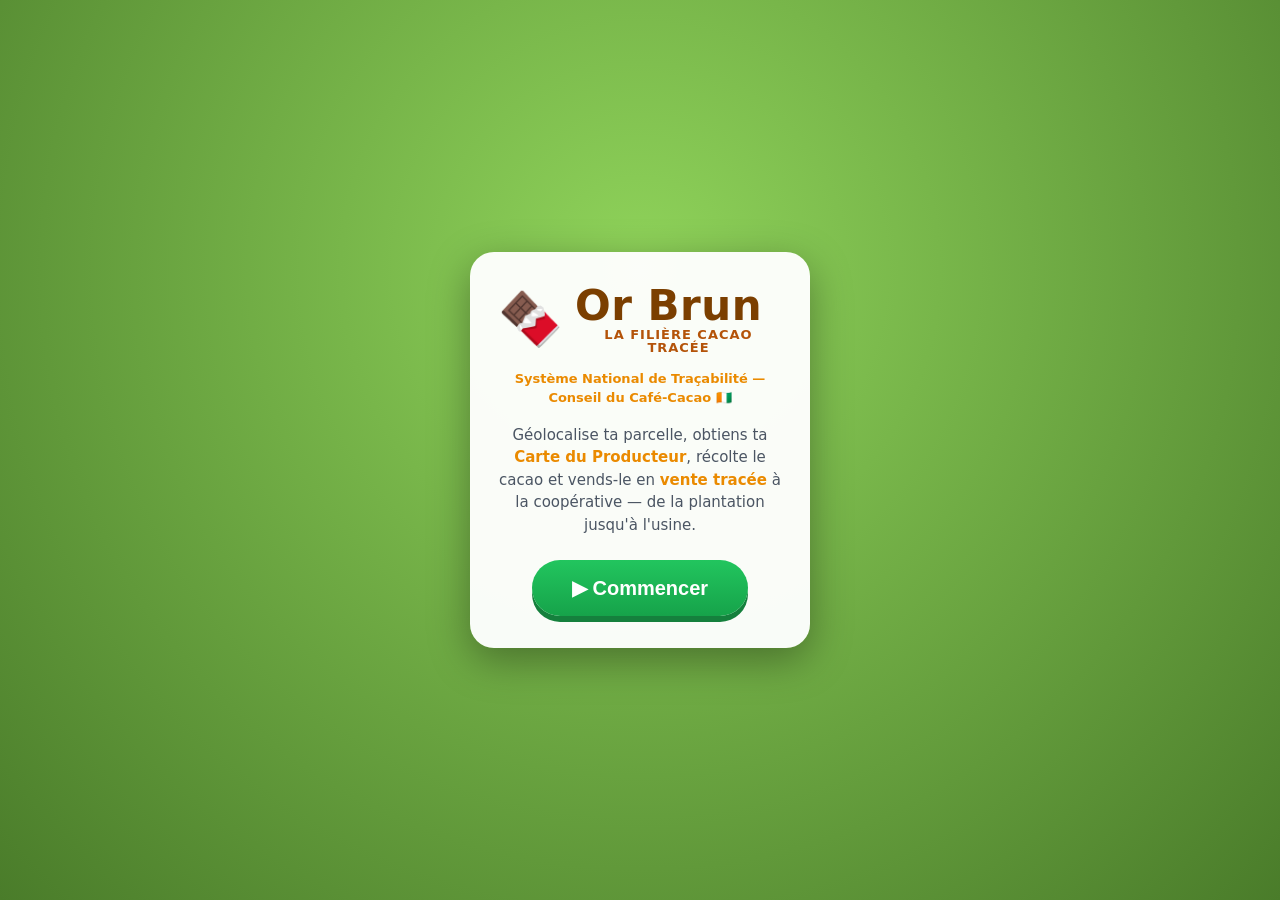
<file: index.html>
<!DOCTYPE html>
<html lang="fr">
<head>
    <meta charset="UTF-8">
    <meta name="viewport" content="width=device-width, initial-scale=1.0, maximum-scale=1.0, user-scalable=no">
    <title>Cacao Traçabilité — SNT Côte d'Ivoire</title>
    <link rel="stylesheet" href="game.css">
    <script type="importmap">
    {
        "imports": {
            "three": "./three.module.js"
        }
    }
    </script>
</head>
<body>
    <div id="game-root"></div>

    <!-- INTERFACE (HUD) -->
    <div id="hud">
        <!-- Logo / identité -->
        <div id="logo" class="logo">
            <span class="logo-emoji">🍫</span>
            <div class="logo-txt">
                <span class="logo-name">Or Brun</span>
                <span class="logo-tag">La filière tracée</span>
            </div>
        </div>

        <!-- Niveau du producteur (progression) -->
        <div id="levelBadge" class="level-badge hidden">
            <span id="levelText">Niveau 1</span>
            <span class="xp-bar"><span id="xpFill"></span></span>
        </div>

        <!-- Bouton son / musique -->
        <button id="soundBtn" class="sound-btn" aria-label="Son">🔊</button>

        <!-- Bulle de commande exportateur -->
        <div id="orderBubble" class="order-bubble hidden">
            <div class="ob-title">🚛 Exportateur</div>
            <div class="ob-body" id="obBody">Cacao tracé : 0 / 0 kg</div>
        </div>

        <!-- Barre du haut : ressources -->
        <div class="top-bar">
            <div class="resource"><span class="res-icon">🍫</span><span class="res-value" id="cacaoValue">0</span><span class="res-label">kg cacao</span></div>
            <div class="resource"><span class="res-icon">💳</span><span class="res-value" id="cardValue">0</span><span class="res-label">Carte</span></div>
            <div class="resource"><span class="res-icon">📱</span><span class="res-value" id="moneyValue">0</span><span class="res-label">Mobile Money</span></div>
            <div class="resource"><span class="res-icon">🛡️</span><span class="res-value" id="scoreValue">0</span><span class="res-label">Traçabilité</span></div>
        </div>

        <!-- Bannière d'objectif guidé -->
        <div class="objective" id="objective">
            <div class="objective-step" id="objectiveStep">Étape 1 / 4</div>
            <div class="objective-text" id="objectiveText">Géolocalise ta parcelle</div>
            <div class="objective-progress" id="objectiveProgress"></div>
        </div>

        <!-- Bouton d'action contextuel -->
        <button id="actionBtn" class="action-btn hidden">
            <span id="actionLabel">Action</span>
        </button>

        <!-- Joystick virtuel -->
        <div id="joystick" class="joystick">
            <div id="joystickKnob" class="joystick-knob"></div>
        </div>

        <!-- Carte du Producteur (apparaît après enregistrement) -->
        <div id="producerCard" class="producer-card hidden">
            <div class="pc-top">
                <span class="pc-flag">🇨🇮</span>
                <span class="pc-title">CARTE DU PRODUCTEUR</span>
            </div>
            <div class="pc-body">
                <div class="pc-info">
                    <div class="pc-name" id="pcName">—</div>
                    <div class="pc-line" id="pcZone">—</div>
                    <div class="pc-line pc-mat" id="pcMat">—</div>
                </div>
                <canvas id="pcQR" width="64" height="64"></canvas>
            </div>
            <div class="pc-foot">Conseil du Café-Cacao · SNT</div>
        </div>

        <div class="hint">Déplace-toi : joystick ou WASD / flèches • Action : bouton ou Espace</div>
    </div>

    <!-- Panneau de vente tracée -->
    <div id="salePanel" class="sale-panel hidden">
        <h3>🤝 Vente tracée — Coopérative</h3>
        <ul id="saleSteps">
            <li data-k="scan">Scan de la Carte du Producteur (TPE)</li>
            <li data-k="weigh">Pesée des sacs de jute</li>
            <li data-k="seal">Pose des scellés numérotés</li>
            <li data-k="price">Calcul au prix bord-champ officiel</li>
            <li data-k="pay">Paiement sécurisé sur la Carte</li>
            <li data-k="sms">Reçu SMS + connaissement généré</li>
        </ul>
        <div id="saleResult" class="sale-result"></div>
    </div>

    <!-- Fiche d'information pédagogique -->
    <div id="infoModal" class="modal hidden">
        <div class="modal-card">
            <div class="modal-emoji" id="modalEmoji">📍</div>
            <h2 id="modalTitle">Titre</h2>
            <p id="modalText">Texte</p>
            <button id="modalBtn">Compris ✓</button>
        </div>
    </div>

    <!-- Écran de démarrage -->
    <div id="startScreen">
        <div class="start-card">
            <div class="start-logo">
                <span class="start-emoji">🍫</span>
                <div class="start-logo-txt">
                    <span class="start-name">Or Brun</span>
                    <span class="start-tag">La filière cacao tracée</span>
                </div>
            </div>
            <p class="subtitle">Système National de Traçabilité — Conseil du Café-Cacao 🇨🇮</p>
            <p>Géolocalise ta parcelle, obtiens ta <strong>Carte du Producteur</strong>, récolte le cacao et vends-le en <strong>vente tracée</strong> à la coopérative — de la plantation jusqu'à l'usine.</p>
            <button id="startBtn">▶ Commencer</button>
        </div>
    </div>

    <script type="module" src="game.js"></script>
</body>
</html>
</file>
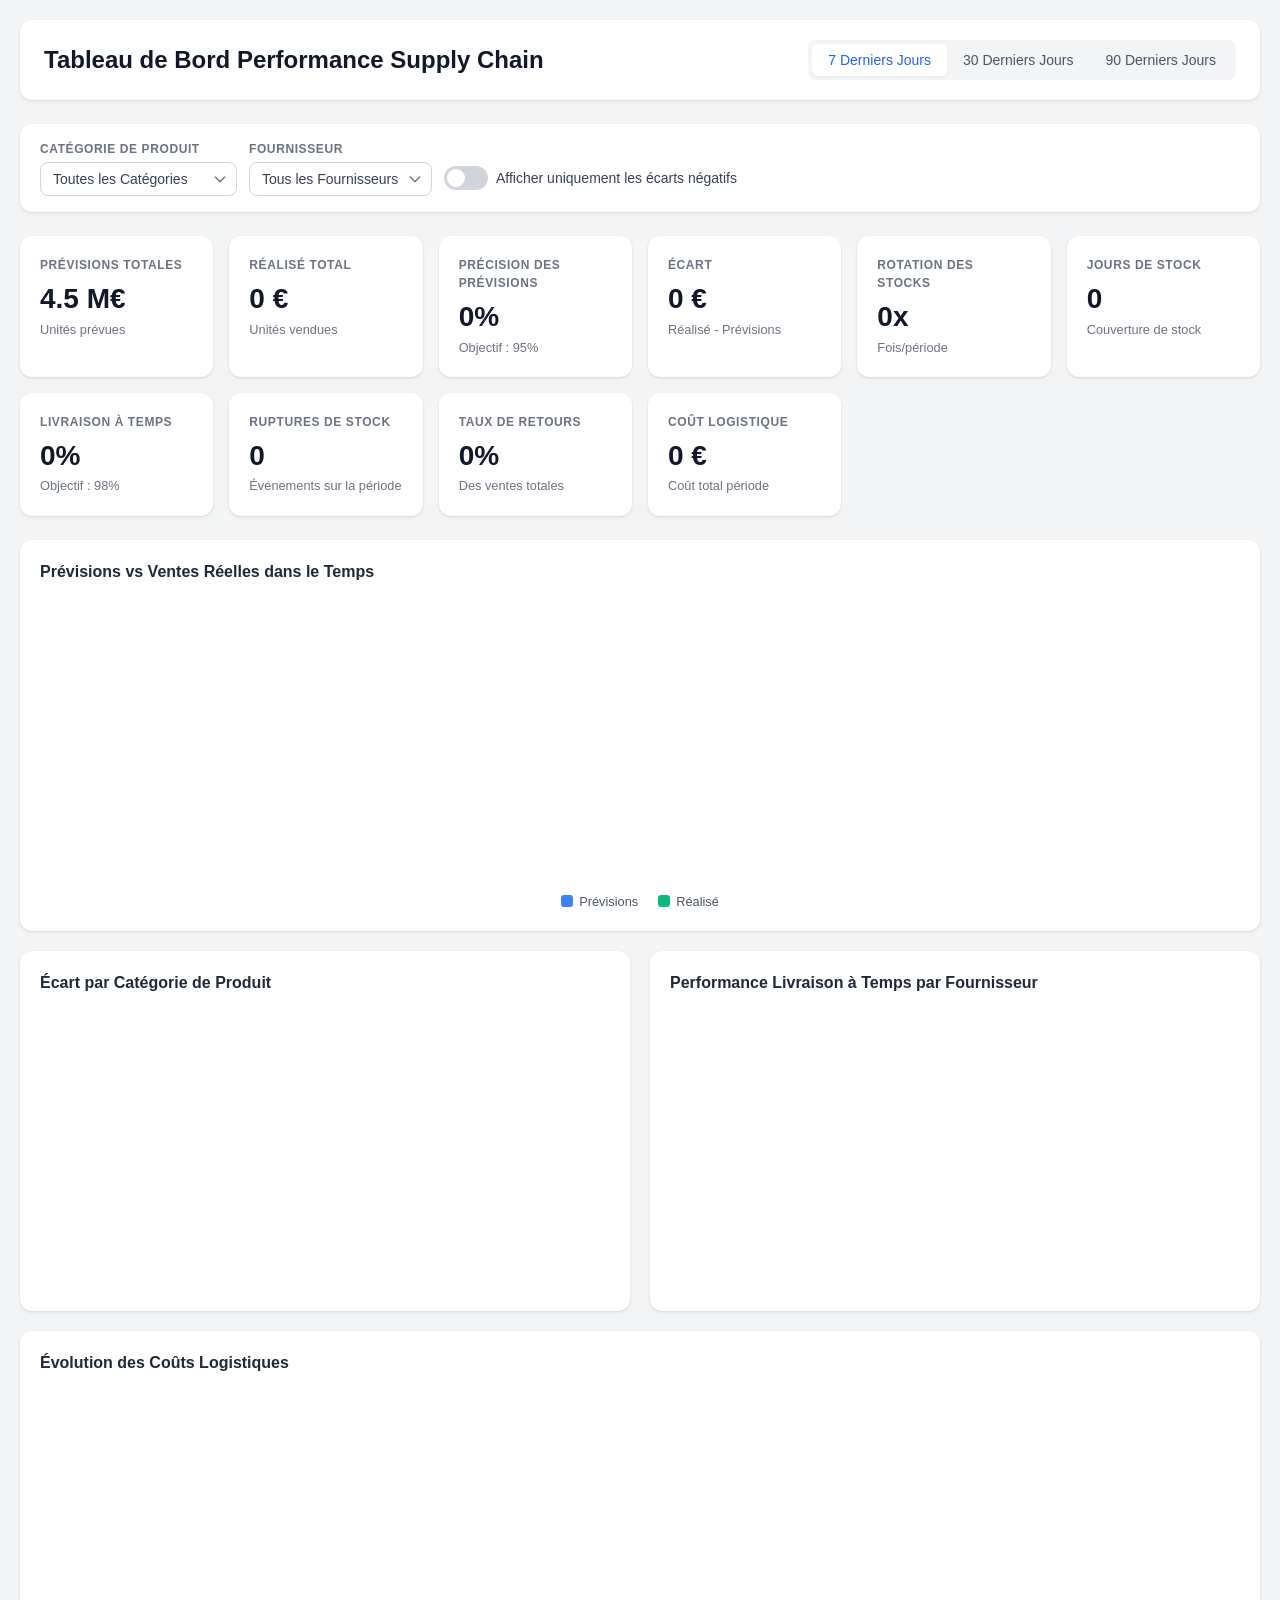
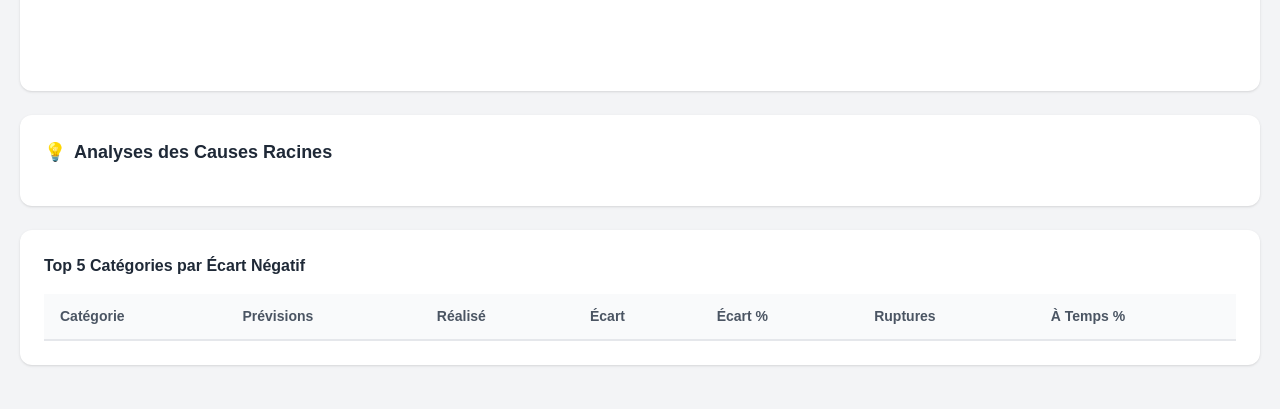
<file: dashboard.html>
<!DOCTYPE html>
<html lang="fr">
<head>
    <meta charset="UTF-8">
    <meta name="viewport" content="width=device-width, initial-scale=1.0">
    <title>Tableau de Bord Performance Supply Chain</title>
    <link rel="stylesheet" href="styles.css">
</head>
<body>
    <main class="dashboard">
        <!-- EN-TÊTE -->
        <header class="header">
            <h1>Tableau de Bord Performance Supply Chain</h1>
            <div class="header-controls">
                <div class="date-range-selector" role="group" aria-label="Sélection de la période">
                    <button data-days="7" class="active">7 Derniers Jours</button>
                    <button data-days="30">30 Derniers Jours</button>
                    <button data-days="90">90 Derniers Jours</button>
                </div>
            </div>
        </header>

        <!-- FILTRES -->
        <section class="filters" aria-label="Filtres de données">
            <div class="filter-group">
                <label for="categoryFilter">Catégorie de Produit</label>
                <select id="categoryFilter">
                    <option value="all">Toutes les Catégories</option>
                </select>
            </div>
            <div class="filter-group">
                <label for="supplierFilter">Fournisseur</label>
                <select id="supplierFilter">
                    <option value="all">Tous les Fournisseurs</option>
                </select>
            </div>
            <div class="toggle-group">
                <label class="toggle">
                    <input type="checkbox" id="negativeVarianceToggle">
                    <span class="toggle-slider"></span>
                </label>
                <span class="toggle-label">Afficher uniquement les écarts négatifs</span>
            </div>
        </section>

        <!-- CARTES KPI -->
        <section class="kpi-grid" aria-label="Indicateurs clés de performance">
            <div class="kpi-card" id="kpi-forecast">
                <div class="kpi-label">Prévisions Totales</div>
                <div class="kpi-value">0 €</div>
                <div class="kpi-subtext">Unités prévues</div>
            </div>
            <div class="kpi-card" id="kpi-actual">
                <div class="kpi-label">Réalisé Total</div>
                <div class="kpi-value">0 €</div>
                <div class="kpi-subtext">Unités vendues</div>
            </div>
            <div class="kpi-card" id="kpi-accuracy">
                <div class="kpi-label">Précision des Prévisions</div>
                <div class="kpi-value">0%</div>
                <div class="kpi-subtext">Objectif : 95%</div>
            </div>
            <div class="kpi-card" id="kpi-variance">
                <div class="kpi-label">Écart</div>
                <div class="kpi-value">0 €</div>
                <div class="kpi-subtext">Réalisé - Prévisions</div>
            </div>
            <div class="kpi-card" id="kpi-turnover">
                <div class="kpi-label">Rotation des Stocks</div>
                <div class="kpi-value">0x</div>
                <div class="kpi-subtext">Fois/période</div>
            </div>
            <div class="kpi-card" id="kpi-coverage">
                <div class="kpi-label">Jours de Stock</div>
                <div class="kpi-value">0</div>
                <div class="kpi-subtext">Couverture de stock</div>
            </div>
            <div class="kpi-card" id="kpi-otd">
                <div class="kpi-label">Livraison à Temps</div>
                <div class="kpi-value">0%</div>
                <div class="kpi-subtext">Objectif : 98%</div>
            </div>
            <div class="kpi-card" id="kpi-stockouts">
                <div class="kpi-label">Ruptures de Stock</div>
                <div class="kpi-value">0</div>
                <div class="kpi-subtext">Événements sur la période</div>
            </div>
            <div class="kpi-card" id="kpi-returns">
                <div class="kpi-label">Taux de Retours</div>
                <div class="kpi-value">0%</div>
                <div class="kpi-subtext">Des ventes totales</div>
            </div>
            <div class="kpi-card" id="kpi-logistics">
                <div class="kpi-label">Coût Logistique</div>
                <div class="kpi-value">0 €</div>
                <div class="kpi-subtext">Coût total période</div>
            </div>
        </section>

        <!-- GRAPHIQUES -->
        <section class="charts-grid" aria-label="Graphiques de performance">
            <div class="chart-card full-width">
                <h3 class="chart-title">Prévisions vs Ventes Réelles dans le Temps</h3>
                <div class="chart-container">
                    <canvas id="salesChart"></canvas>
                </div>
                <div class="chart-legend">
                    <div class="legend-item">
                        <span class="legend-color" style="background: #3b82f6;"></span>
                        Prévisions
                    </div>
                    <div class="legend-item">
                        <span class="legend-color" style="background: #10b981;"></span>
                        Réalisé
                    </div>
                </div>
            </div>
            <div class="chart-card">
                <h3 class="chart-title">Écart par Catégorie de Produit</h3>
                <div class="chart-container">
                    <canvas id="varianceChart"></canvas>
                </div>
            </div>
            <div class="chart-card">
                <h3 class="chart-title">Performance Livraison à Temps par Fournisseur</h3>
                <div class="chart-container">
                    <canvas id="supplierChart"></canvas>
                </div>
            </div>
            <div class="chart-card full-width">
                <h3 class="chart-title">Évolution des Coûts Logistiques</h3>
                <div class="chart-container">
                    <canvas id="logisticsChart"></canvas>
                </div>
            </div>
        </section>

        <!-- PANNEAU D'ANALYSES -->
        <section class="insights-panel" aria-label="Analyses des causes">
            <h2 class="insights-title">Analyses des Causes Racines</h2>
            <div class="insights-grid" id="insightsContainer">
                <!-- Les analyses seront insérées dynamiquement -->
            </div>
        </section>

        <!-- TABLEAU DE DONNÉES -->
        <section class="table-section">
            <h3 class="table-title">Top 5 Catégories par Écart Négatif</h3>
            <table class="data-table">
                <thead>
                    <tr>
                        <th>Catégorie</th>
                        <th>Prévisions</th>
                        <th>Réalisé</th>
                        <th>Écart</th>
                        <th>Écart %</th>
                        <th>Ruptures</th>
                        <th>À Temps %</th>
                    </tr>
                </thead>
                <tbody id="varianceTableBody">
                    <!-- Les données seront insérées dynamiquement -->
                </tbody>
            </table>
        </section>
    </main>

    <script src="app.js"></script>
</body>
</html>
</file>
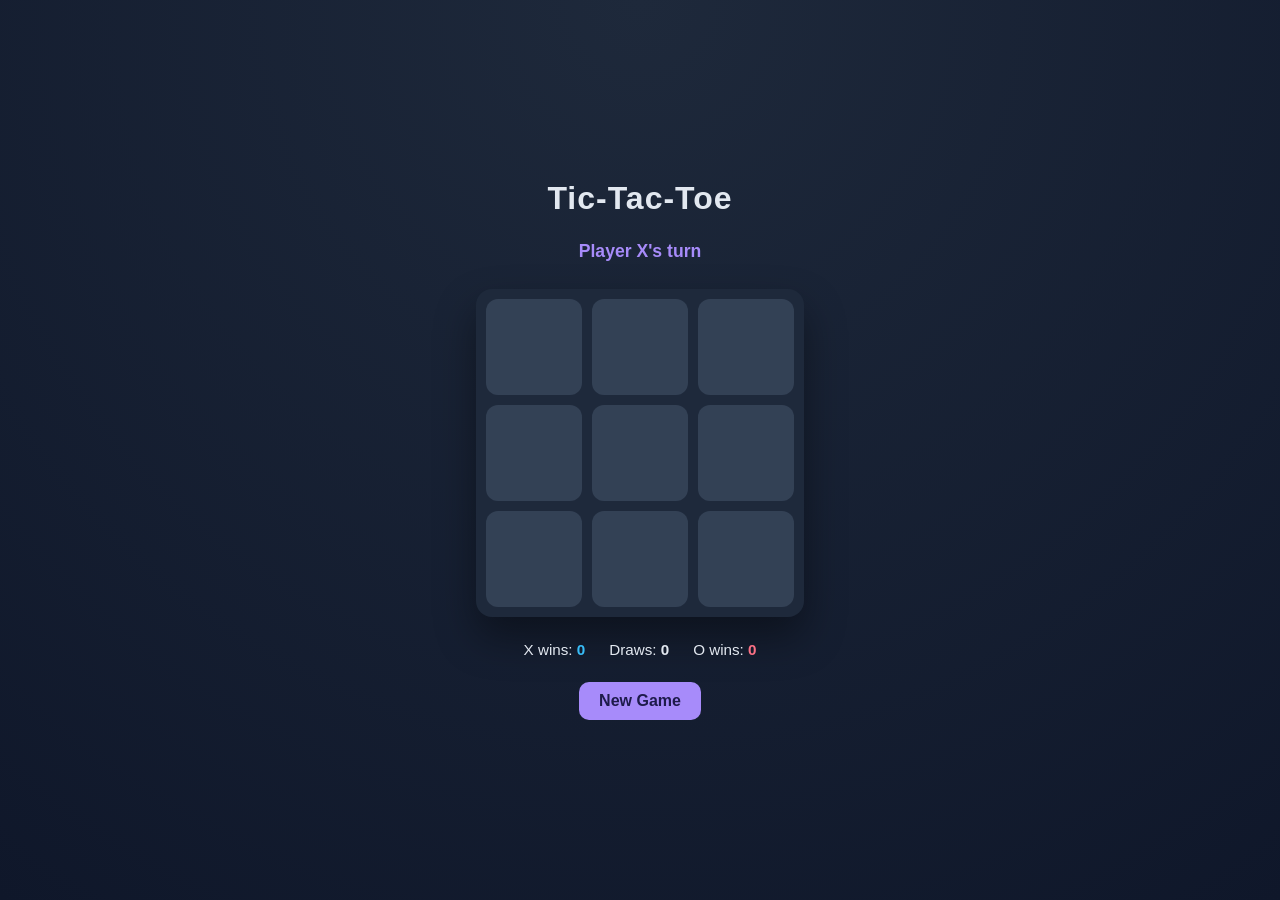
<file: tic-tac-toe.html>
<!DOCTYPE html>
<html lang="en">
<head>
  <meta charset="UTF-8" />
  <meta name="viewport" content="width=device-width, initial-scale=1.0" />
  <title>Tic-Tac-Toe</title>
  <style>
    :root {
      --bg: #0f172a;
      --panel: #1e293b;
      --cell: #334155;
      --cell-hover: #475569;
      --x-color: #38bdf8;
      --o-color: #fb7185;
      --text: #e2e8f0;
      --accent: #a78bfa;
      --win: #22c55e;
    }

    * { box-sizing: border-box; }

    body {
      margin: 0;
      min-height: 100vh;
      display: flex;
      flex-direction: column;
      align-items: center;
      justify-content: center;
      gap: 24px;
      padding: 24px;
      font-family: -apple-system, BlinkMacSystemFont, "Segoe UI", Roboto, sans-serif;
      background: radial-gradient(circle at top, #1e293b, var(--bg));
      color: var(--text);
    }

    h1 {
      margin: 0;
      font-size: 2rem;
      letter-spacing: 1px;
    }

    .status {
      font-size: 1.1rem;
      min-height: 1.5rem;
      font-weight: 600;
      color: var(--accent);
    }

    .board {
      display: grid;
      grid-template-columns: repeat(3, 96px);
      grid-template-rows: repeat(3, 96px);
      gap: 10px;
      background: var(--panel);
      padding: 10px;
      border-radius: 16px;
      box-shadow: 0 20px 40px rgba(0, 0, 0, 0.4);
    }

    .cell {
      display: flex;
      align-items: center;
      justify-content: center;
      font-size: 2.8rem;
      font-weight: 700;
      background: var(--cell);
      border: none;
      border-radius: 12px;
      color: var(--text);
      cursor: pointer;
      transition: background 0.15s ease, transform 0.1s ease;
    }

    .cell:hover:not(:disabled) { background: var(--cell-hover); }
    .cell:active:not(:disabled) { transform: scale(0.95); }
    .cell:disabled { cursor: default; }
    .cell.x { color: var(--x-color); }
    .cell.o { color: var(--o-color); }
    .cell.win { background: var(--win); color: #fff; }

    .controls {
      display: flex;
      gap: 12px;
      align-items: center;
    }

    button.reset {
      font-size: 1rem;
      font-weight: 600;
      padding: 10px 20px;
      border: none;
      border-radius: 10px;
      background: var(--accent);
      color: #1e1b4b;
      cursor: pointer;
      transition: opacity 0.15s ease;
    }

    button.reset:hover { opacity: 0.85; }

    .scoreboard {
      display: flex;
      gap: 24px;
      font-size: 0.95rem;
    }

    .scoreboard span { font-weight: 700; }
    .scoreboard .x-score { color: var(--x-color); }
    .scoreboard .o-score { color: var(--o-color); }
  </style>
</head>
<body>
  <h1>Tic-Tac-Toe</h1>
  <div class="status" id="status">Player X's turn</div>

  <div class="board" id="board"></div>

  <div class="scoreboard">
    <div>X wins: <span class="x-score" id="xScore">0</span></div>
    <div>Draws: <span id="drawScore">0</span></div>
    <div>O wins: <span class="o-score" id="oScore">0</span></div>
  </div>

  <div class="controls">
    <button class="reset" id="reset">New Game</button>
  </div>

  <script>
    const boardEl = document.getElementById("board");
    const statusEl = document.getElementById("status");
    const resetBtn = document.getElementById("reset");
    const xScoreEl = document.getElementById("xScore");
    const oScoreEl = document.getElementById("oScore");
    const drawScoreEl = document.getElementById("drawScore");

    const WINNING_LINES = [
      [0, 1, 2], [3, 4, 5], [6, 7, 8],
      [0, 3, 6], [1, 4, 7], [2, 5, 8],
      [0, 4, 8], [2, 4, 6]
    ];

    let board, currentPlayer, gameOver;
    const scores = { X: 0, O: 0, draw: 0 };

    function init() {
      board = Array(9).fill("");
      currentPlayer = "X";
      gameOver = false;
      statusEl.textContent = "Player X's turn";
      boardEl.innerHTML = "";
      board.forEach((_, i) => {
        const cell = document.createElement("button");
        cell.className = "cell";
        cell.dataset.index = i;
        cell.addEventListener("click", handleMove);
        boardEl.appendChild(cell);
      });
    }

    function handleMove(e) {
      const index = Number(e.currentTarget.dataset.index);
      if (gameOver || board[index]) return;

      board[index] = currentPlayer;
      const cell = e.currentTarget;
      cell.textContent = currentPlayer;
      cell.classList.add(currentPlayer.toLowerCase());
      cell.disabled = true;

      const winningLine = getWinningLine();
      if (winningLine) {
        endGame(currentPlayer, winningLine);
      } else if (board.every(Boolean)) {
        endGame(null);
      } else {
        currentPlayer = currentPlayer === "X" ? "O" : "X";
        statusEl.textContent = `Player ${currentPlayer}'s turn`;
      }
    }

    function getWinningLine() {
      return WINNING_LINES.find(
        ([a, b, c]) => board[a] && board[a] === board[b] && board[a] === board[c]
      );
    }

    function endGame(winner, line) {
      gameOver = true;
      const cells = boardEl.children;
      for (const cell of cells) cell.disabled = true;

      if (winner) {
        line.forEach(i => cells[i].classList.add("win"));
        statusEl.textContent = `Player ${winner} wins! 🎉`;
        scores[winner]++;
        (winner === "X" ? xScoreEl : oScoreEl).textContent = scores[winner];
      } else {
        statusEl.textContent = "It's a draw!";
        scores.draw++;
        drawScoreEl.textContent = scores.draw;
      }
    }

    resetBtn.addEventListener("click", init);
    init();
  </script>
</body>
</html>
</file>
<file: game.css>
/* ============================================
   CACAO FARM — Feuille de style du jeu
   ============================================ */

* {
    margin: 0;
    padding: 0;
    box-sizing: border-box;
    -webkit-tap-highlight-color: transparent;
    -webkit-user-select: none;
    user-select: none;
}

html, body {
    width: 100%;
    height: 100%;
    overflow: hidden;
    background: #7ec850;
    font-family: 'Segoe UI', system-ui, -apple-system, sans-serif;
    touch-action: none;
}

#game-root {
    position: fixed;
    inset: 0;
}

#game-root canvas {
    display: block;
}

/* ---------- HUD ---------- */
#hud {
    position: fixed;
    inset: 0;
    pointer-events: none;
    z-index: 10;
}

/* Barre du haut : ressources */
.top-bar {
    position: absolute;
    top: env(safe-area-inset-top, 8px);
    left: 0;
    right: 0;
    display: flex;
    flex-wrap: wrap;
    justify-content: center;
    gap: 6px;
    padding: 8px;
}

.resource {
    display: flex;
    align-items: center;
    gap: 5px;
    background: rgba(255, 255, 255, 0.92);
    border: 2px solid rgba(0, 0, 0, 0.12);
    border-radius: 999px;
    padding: 5px 12px 5px 8px;
    box-shadow: 0 4px 0 rgba(0, 0, 0, 0.15), 0 6px 12px rgba(0, 0, 0, 0.2);
}

.res-icon {
    font-size: 18px;
    line-height: 1;
}

.res-value {
    font-size: 15px;
    font-weight: 800;
    color: #1f2937;
    font-variant-numeric: tabular-nums;
}

.res-label {
    font-size: 10px;
    font-weight: 700;
    color: #6b7280;
    text-transform: uppercase;
    letter-spacing: 0.5px;
}

#res-money .res-value { color: #ea8a00; }

/* Objectif guidé */
.objective {
    position: absolute;
    top: calc(env(safe-area-inset-top, 12px) + 72px);
    left: 50%;
    transform: translateX(-50%);
    background: linear-gradient(180deg, #4f46e5, #4338ca);
    color: #fff;
    border-radius: 16px;
    padding: 10px 20px;
    text-align: center;
    box-shadow: 0 6px 0 rgba(0, 0, 0, 0.2), 0 10px 20px rgba(0, 0, 0, 0.25);
    max-width: 90vw;
    transition: transform 0.3s ease, opacity 0.3s ease;
}

.objective.pop {
    animation: pop 0.4s ease;
}

@keyframes pop {
    0% { transform: translateX(-50%) scale(1); }
    50% { transform: translateX(-50%) scale(1.08); }
    100% { transform: translateX(-50%) scale(1); }
}

.objective-step {
    font-size: 11px;
    font-weight: 800;
    text-transform: uppercase;
    letter-spacing: 1px;
    opacity: 0.75;
}

.objective-text {
    font-size: 16px;
    font-weight: 700;
    margin-top: 2px;
}

.objective-progress {
    font-size: 13px;
    font-weight: 700;
    margin-top: 4px;
    opacity: 0.9;
}

/* Bouton d'action contextuel */
.action-btn {
    position: absolute;
    right: 32px;
    bottom: calc(env(safe-area-inset-bottom, 20px) + 60px);
    pointer-events: auto;
    background: linear-gradient(180deg, #22c55e, #16a34a);
    color: #fff;
    border: none;
    border-radius: 999px;
    padding: 18px 28px;
    font-size: 18px;
    font-weight: 800;
    box-shadow: 0 6px 0 #15803d, 0 10px 18px rgba(0, 0, 0, 0.3);
    cursor: pointer;
    transition: transform 0.08s ease, box-shadow 0.08s ease, opacity 0.2s ease;
    display: flex;
    align-items: center;
    gap: 8px;
}

.action-btn:active {
    transform: translateY(4px);
    box-shadow: 0 2px 0 #15803d, 0 4px 10px rgba(0, 0, 0, 0.3);
}

.action-btn.hidden {
    opacity: 0;
    transform: scale(0.8);
    pointer-events: none;
}

/* Joystick */
.joystick {
    position: absolute;
    left: 32px;
    bottom: calc(env(safe-area-inset-bottom, 20px) + 40px);
    width: 120px;
    height: 120px;
    border-radius: 50%;
    background: rgba(255, 255, 255, 0.25);
    border: 3px solid rgba(255, 255, 255, 0.5);
    pointer-events: auto;
    touch-action: none;
}

.joystick-knob {
    position: absolute;
    left: 50%;
    top: 50%;
    width: 56px;
    height: 56px;
    margin: -28px 0 0 -28px;
    border-radius: 50%;
    background: rgba(255, 255, 255, 0.9);
    box-shadow: 0 4px 10px rgba(0, 0, 0, 0.3);
    transition: transform 0.05s linear;
}

/* Astuce clavier */
.hint {
    position: absolute;
    bottom: 6px;
    left: 50%;
    transform: translateX(-50%);
    color: rgba(255, 255, 255, 0.85);
    font-size: 11px;
    font-weight: 600;
    text-shadow: 0 1px 2px rgba(0, 0, 0, 0.4);
    white-space: nowrap;
    pointer-events: none;
}

/* Texte flottant (+1 cacao, +5 000 FCFA…) */
.floaty {
    position: absolute;
    transform: translate(-50%, -50%);
    font-size: 22px;
    font-weight: 800;
    color: #fff;
    text-shadow: 0 2px 4px rgba(0, 0, 0, 0.5);
    pointer-events: none;
    z-index: 20;
    animation: floatUp 1.1s ease-out forwards;
    white-space: nowrap;
}

@keyframes floatUp {
    0%   { opacity: 0; transform: translate(-50%, 0) scale(0.7); }
    20%  { opacity: 1; transform: translate(-50%, -20px) scale(1.1); }
    100% { opacity: 0; transform: translate(-50%, -90px) scale(1); }
}

/* Écran de démarrage */
#startScreen {
    position: fixed;
    inset: 0;
    z-index: 50;
    display: flex;
    align-items: center;
    justify-content: center;
    background: radial-gradient(circle at 50% 30%, #8fd35a, #4a7c2a);
    transition: opacity 0.4s ease;
}

#startScreen.hidden {
    opacity: 0;
    pointer-events: none;
}

.start-card {
    background: rgba(255, 255, 255, 0.96);
    border-radius: 24px;
    padding: 32px 28px;
    max-width: 340px;
    text-align: center;
    box-shadow: 0 12px 40px rgba(0, 0, 0, 0.35);
}

.start-card h1 {
    font-size: 32px;
    color: #5b3a1a;
    margin-bottom: 12px;
}

.start-card p {
    font-size: 15px;
    color: #4b5563;
    line-height: 1.5;
    margin-bottom: 24px;
}

.start-card strong { color: #ea8a00; }

#startBtn {
    background: linear-gradient(180deg, #22c55e, #16a34a);
    color: #fff;
    border: none;
    border-radius: 999px;
    padding: 16px 40px;
    font-size: 20px;
    font-weight: 800;
    cursor: pointer;
    box-shadow: 0 6px 0 #15803d;
    transition: transform 0.08s ease;
}

#startBtn:active { transform: translateY(3px); box-shadow: 0 3px 0 #15803d; }

.start-card .subtitle {
    font-size: 13px;
    font-weight: 700;
    color: #ea8a00;
    margin-bottom: 16px;
}

/* ---------- Carte du Producteur ---------- */
.producer-card {
    position: absolute;
    left: 10px;
    bottom: calc(env(safe-area-inset-bottom, 20px) + 170px);
    width: 210px;
    background: linear-gradient(135deg, #0f7a3d, #0a5c2e);
    color: #fff;
    border-radius: 12px;
    padding: 8px 10px;
    box-shadow: 0 6px 16px rgba(0, 0, 0, 0.4);
    border: 1px solid rgba(255, 255, 255, 0.25);
    font-size: 11px;
    transition: opacity 0.3s ease, transform 0.3s ease;
    z-index: 12;
}

.producer-card.hidden {
    opacity: 0;
    transform: translateY(10px) scale(0.9);
    pointer-events: none;
}

.pc-top {
    display: flex;
    align-items: center;
    gap: 6px;
    border-bottom: 1px solid rgba(255, 255, 255, 0.3);
    padding-bottom: 4px;
    margin-bottom: 6px;
}

.pc-flag { font-size: 14px; }
.pc-title { font-size: 10px; font-weight: 800; letter-spacing: 0.5px; }

.pc-body { display: flex; align-items: center; gap: 8px; }
.pc-info { flex: 1; min-width: 0; }
.pc-name { font-size: 13px; font-weight: 800; }
.pc-line { font-size: 10px; opacity: 0.9; margin-top: 1px; }
.pc-mat { font-family: monospace; letter-spacing: 0.5px; }
#pcQR { background: #fff; border-radius: 4px; padding: 2px; }

.pc-foot {
    margin-top: 6px;
    font-size: 8.5px;
    text-align: center;
    opacity: 0.75;
    letter-spacing: 0.3px;
}

/* ---------- Panneau de vente tracée ---------- */
.sale-panel {
    position: absolute;
    top: 50%;
    left: 50%;
    transform: translate(-50%, -50%);
    width: min(340px, 88vw);
    background: rgba(255, 255, 255, 0.97);
    border-radius: 18px;
    padding: 20px;
    box-shadow: 0 16px 48px rgba(0, 0, 0, 0.45);
    z-index: 40;
    transition: opacity 0.25s ease, transform 0.25s ease;
}

.sale-panel.hidden {
    opacity: 0;
    transform: translate(-50%, -50%) scale(0.9);
    pointer-events: none;
}

.sale-panel h3 {
    font-size: 17px;
    color: #0a5c2e;
    text-align: center;
    margin-bottom: 14px;
}

#saleSteps { list-style: none; }

#saleSteps li {
    font-size: 14px;
    font-weight: 600;
    color: #9ca3af;
    padding: 7px 0 7px 30px;
    position: relative;
    transition: color 0.2s ease;
}

#saleSteps li::before {
    content: "○";
    position: absolute;
    left: 6px;
    font-size: 16px;
    color: #d1d5db;
}

#saleSteps li.done {
    color: #111827;
}

#saleSteps li.done::before {
    content: "✓";
    color: #16a34a;
    font-weight: 900;
}

#saleSteps li.active {
    color: #0a5c2e;
}

.sale-result {
    margin-top: 12px;
    text-align: center;
    font-size: 15px;
    font-weight: 800;
    color: #0a5c2e;
    min-height: 22px;
}

/* ---------- Fiche d'information ---------- */
.modal {
    position: fixed;
    inset: 0;
    z-index: 60;
    display: flex;
    align-items: center;
    justify-content: center;
    background: rgba(0, 0, 0, 0.55);
    pointer-events: auto;
    transition: opacity 0.25s ease;
}

.modal.hidden {
    opacity: 0;
    pointer-events: none;
}

.modal-card {
    background: #fff;
    border-radius: 20px;
    padding: 26px 24px;
    max-width: 340px;
    width: 88vw;
    text-align: center;
    box-shadow: 0 16px 48px rgba(0, 0, 0, 0.4);
}

.modal-emoji { font-size: 46px; margin-bottom: 8px; }

.modal-card h2 {
    font-size: 20px;
    color: #0a5c2e;
    margin-bottom: 10px;
}

.modal-card p {
    font-size: 14px;
    line-height: 1.55;
    color: #374151;
    margin-bottom: 20px;
}

#modalBtn {
    background: linear-gradient(180deg, #22c55e, #16a34a);
    color: #fff;
    border: none;
    border-radius: 999px;
    padding: 12px 32px;
    font-size: 16px;
    font-weight: 800;
    cursor: pointer;
    box-shadow: 0 5px 0 #15803d;
}

#modalBtn:active { transform: translateY(3px); box-shadow: 0 2px 0 #15803d; }

/* ---------- Logo / identité ---------- */
.logo {
    position: absolute;
    top: calc(env(safe-area-inset-top, 8px) + 4px);
    left: 10px;
    display: flex;
    align-items: center;
    gap: 8px;
    background: linear-gradient(135deg, #7b3f00, #4a2600);
    border: 2px solid #f5b301;
    border-radius: 14px;
    padding: 6px 12px 6px 8px;
    box-shadow: 0 5px 14px rgba(0, 0, 0, 0.4);
    z-index: 13;
}

.logo-emoji {
    font-size: 26px;
    filter: drop-shadow(0 1px 2px rgba(0, 0, 0, 0.4));
}

.logo-txt { display: flex; flex-direction: column; line-height: 1.05; }

.logo-name {
    font-size: 20px;
    font-weight: 900;
    color: #f5b301;
    letter-spacing: 0.5px;
    text-shadow: 0 1px 2px rgba(0, 0, 0, 0.5);
}

.logo-tag {
    font-size: 9px;
    font-weight: 700;
    color: #ffe9b0;
    text-transform: uppercase;
    letter-spacing: 0.8px;
}

/* ---------- Niveau du producteur ---------- */
.level-badge {
    position: absolute;
    top: calc(env(safe-area-inset-top, 8px) + 52px);
    left: 12px;
    background: rgba(255, 255, 255, 0.92);
    border: 2px solid #f5b301;
    border-radius: 10px;
    padding: 4px 8px;
    box-shadow: 0 3px 8px rgba(0, 0, 0, 0.3);
    z-index: 13;
    min-width: 96px;
}

.level-badge.hidden { display: none; }

#levelText {
    font-size: 11px;
    font-weight: 800;
    color: #7b3f00;
    display: block;
}

.xp-bar {
    display: block;
    height: 5px;
    background: #e5e7eb;
    border-radius: 999px;
    margin-top: 3px;
    overflow: hidden;
}

#xpFill {
    display: block;
    height: 100%;
    width: 0%;
    background: linear-gradient(90deg, #f59e0b, #f5b301);
    border-radius: 999px;
    transition: width 0.3s ease;
}

/* ---------- Bouton son ---------- */
.sound-btn {
    position: absolute;
    top: calc(env(safe-area-inset-top, 8px) + 4px);
    right: 12px;
    width: 40px;
    height: 40px;
    border-radius: 50%;
    border: 2px solid rgba(0, 0, 0, 0.12);
    background: rgba(255, 255, 255, 0.92);
    font-size: 18px;
    cursor: pointer;
    pointer-events: auto;
    box-shadow: 0 4px 0 rgba(0, 0, 0, 0.15);
    z-index: 13;
}
.sound-btn:active { transform: translateY(2px); box-shadow: 0 2px 0 rgba(0, 0, 0, 0.15); }

/* ---------- Bulle commande exportateur ---------- */
.order-bubble {
    position: absolute;
    transform: translate(-50%, -100%);
    background: #fff;
    border: 3px solid #f59e0b;
    border-radius: 14px;
    padding: 6px 12px;
    text-align: center;
    box-shadow: 0 6px 16px rgba(0, 0, 0, 0.35);
    z-index: 11;
    white-space: nowrap;
    transition: opacity 0.2s ease;
}

.order-bubble::after {
    content: "";
    position: absolute;
    bottom: -10px;
    left: 50%;
    transform: translateX(-50%);
    border-left: 9px solid transparent;
    border-right: 9px solid transparent;
    border-top: 10px solid #f59e0b;
}

.order-bubble.hidden { opacity: 0; pointer-events: none; }
.ob-title { font-size: 12px; font-weight: 800; color: #b45309; }
.ob-body { font-size: 14px; font-weight: 800; color: #1f2937; font-variant-numeric: tabular-nums; }
.order-bubble.done .ob-body { color: #16a34a; }

/* ---------- Start screen logo ---------- */
.start-logo {
    display: flex;
    align-items: center;
    justify-content: center;
    gap: 12px;
    margin-bottom: 14px;
}

.start-emoji { font-size: 52px; }
.start-logo-txt { display: flex; flex-direction: column; align-items: flex-start; line-height: 1.05; }

.start-name {
    font-size: 42px;
    font-weight: 900;
    color: #7b3f00;
    letter-spacing: 0.5px;
}

.start-tag {
    font-size: 13px;
    font-weight: 800;
    color: #b45309;
    text-transform: uppercase;
    letter-spacing: 1px;
}
</file>
<file: styles.css>
/* ============================================
   VARIABLES CSS & RÉINITIALISATION
   ============================================ */
:root {
    --primary: #2563eb;
    --primary-light: #3b82f6;
    --success: #10b981;
    --success-light: #d1fae5;
    --danger: #ef4444;
    --danger-light: #fee2e2;
    --warning: #f59e0b;
    --warning-light: #fef3c7;
    --gray-50: #f9fafb;
    --gray-100: #f3f4f6;
    --gray-200: #e5e7eb;
    --gray-300: #d1d5db;
    --gray-400: #9ca3af;
    --gray-500: #6b7280;
    --gray-600: #4b5563;
    --gray-700: #374151;
    --gray-800: #1f2937;
    --gray-900: #111827;
    --shadow-sm: 0 1px 2px 0 rgb(0 0 0 / 0.05);
    --shadow: 0 1px 3px 0 rgb(0 0 0 / 0.1), 0 1px 2px -1px rgb(0 0 0 / 0.1);
    --shadow-md: 0 4px 6px -1px rgb(0 0 0 / 0.1), 0 2px 4px -2px rgb(0 0 0 / 0.1);
    --shadow-lg: 0 10px 15px -3px rgb(0 0 0 / 0.1), 0 4px 6px -4px rgb(0 0 0 / 0.1);
    --radius: 8px;
    --radius-lg: 12px;
}

* {
    margin: 0;
    padding: 0;
    box-sizing: border-box;
}

body {
    font-family: -apple-system, BlinkMacSystemFont, 'Segoe UI', Roboto, Oxygen, Ubuntu, Cantarell, sans-serif;
    background: var(--gray-100);
    color: var(--gray-800);
    line-height: 1.5;
    min-height: 100vh;
}

/* ============================================
   MISE EN PAGE
   ============================================ */
.dashboard {
    max-width: 1600px;
    margin: 0 auto;
    padding: 20px;
}

/* ============================================
   EN-TÊTE
   ============================================ */
.header {
    display: flex;
    flex-wrap: wrap;
    justify-content: space-between;
    align-items: center;
    gap: 16px;
    margin-bottom: 24px;
    padding: 20px 24px;
    background: white;
    border-radius: var(--radius-lg);
    box-shadow: var(--shadow);
}

.header h1 {
    font-size: 1.5rem;
    font-weight: 700;
    color: var(--gray-900);
}

.header-controls {
    display: flex;
    flex-wrap: wrap;
    gap: 12px;
    align-items: center;
}

.date-range-selector {
    display: flex;
    background: var(--gray-100);
    border-radius: var(--radius);
    padding: 4px;
}

.date-range-selector button {
    padding: 8px 16px;
    border: none;
    background: transparent;
    cursor: pointer;
    font-size: 0.875rem;
    font-weight: 500;
    color: var(--gray-600);
    border-radius: 6px;
    transition: all 0.2s;
}

.date-range-selector button:hover {
    color: var(--gray-800);
}

.date-range-selector button.active {
    background: white;
    color: var(--primary);
    box-shadow: var(--shadow-sm);
}

/* ============================================
   FILTRES
   ============================================ */
.filters {
    display: flex;
    flex-wrap: wrap;
    gap: 12px;
    margin-bottom: 24px;
    padding: 16px 20px;
    background: white;
    border-radius: var(--radius-lg);
    box-shadow: var(--shadow);
}

.filter-group {
    display: flex;
    flex-direction: column;
    gap: 4px;
}

.filter-group label {
    font-size: 0.75rem;
    font-weight: 600;
    color: var(--gray-500);
    text-transform: uppercase;
    letter-spacing: 0.05em;
}

.filter-group select {
    padding: 8px 32px 8px 12px;
    border: 1px solid var(--gray-300);
    border-radius: var(--radius);
    background: white;
    font-size: 0.875rem;
    color: var(--gray-700);
    cursor: pointer;
    min-width: 160px;
    appearance: none;
    background-image: url("data:image/svg+xml,%3Csvg xmlns='http://www.w3.org/2000/svg' fill='none' viewBox='0 0 24 24' stroke='%236b7280'%3E%3Cpath stroke-linecap='round' stroke-linejoin='round' stroke-width='2' d='M19 9l-7 7-7-7'%3E%3C/path%3E%3C/svg%3E");
    background-repeat: no-repeat;
    background-position: right 8px center;
    background-size: 16px;
}

.filter-group select:focus {
    outline: none;
    border-color: var(--primary);
    box-shadow: 0 0 0 3px rgba(37, 99, 235, 0.1);
}

.toggle-group {
    display: flex;
    align-items: center;
    gap: 8px;
    padding-top: 20px;
}

.toggle {
    position: relative;
    width: 44px;
    height: 24px;
}

.toggle input {
    opacity: 0;
    width: 0;
    height: 0;
}

.toggle-slider {
    position: absolute;
    cursor: pointer;
    top: 0;
    left: 0;
    right: 0;
    bottom: 0;
    background: var(--gray-300);
    border-radius: 24px;
    transition: 0.3s;
}

.toggle-slider::before {
    position: absolute;
    content: "";
    height: 18px;
    width: 18px;
    left: 3px;
    bottom: 3px;
    background: white;
    border-radius: 50%;
    transition: 0.3s;
}

.toggle input:checked + .toggle-slider {
    background: var(--primary);
}

.toggle input:checked + .toggle-slider::before {
    transform: translateX(20px);
}

.toggle-label {
    font-size: 0.875rem;
    color: var(--gray-700);
}

/* ============================================
   CARTES KPI
   ============================================ */
.kpi-grid {
    display: grid;
    grid-template-columns: repeat(auto-fit, minmax(180px, 1fr));
    gap: 16px;
    margin-bottom: 24px;
}

.kpi-card {
    background: white;
    padding: 20px;
    border-radius: var(--radius-lg);
    box-shadow: var(--shadow);
    transition: transform 0.2s, box-shadow 0.2s;
}

.kpi-card:hover {
    transform: translateY(-2px);
    box-shadow: var(--shadow-md);
}

.kpi-label {
    font-size: 0.75rem;
    font-weight: 600;
    color: var(--gray-500);
    text-transform: uppercase;
    letter-spacing: 0.05em;
    margin-bottom: 8px;
}

.kpi-value {
    font-size: 1.75rem;
    font-weight: 700;
    color: var(--gray-900);
    line-height: 1.2;
}

.kpi-subtext {
    font-size: 0.8rem;
    color: var(--gray-500);
    margin-top: 4px;
}

.kpi-card.positive .kpi-value {
    color: var(--success);
}

.kpi-card.negative .kpi-value {
    color: var(--danger);
}

.kpi-badge {
    display: inline-flex;
    align-items: center;
    gap: 4px;
    padding: 2px 8px;
    border-radius: 12px;
    font-size: 0.75rem;
    font-weight: 600;
    margin-top: 8px;
}

.kpi-badge.positive {
    background: var(--success-light);
    color: var(--success);
}

.kpi-badge.negative {
    background: var(--danger-light);
    color: var(--danger);
}

/* ============================================
   GRILLE DES GRAPHIQUES
   ============================================ */
.charts-grid {
    display: grid;
    grid-template-columns: repeat(2, 1fr);
    gap: 20px;
    margin-bottom: 24px;
}

.chart-card {
    background: white;
    padding: 20px;
    border-radius: var(--radius-lg);
    box-shadow: var(--shadow);
}

.chart-card.full-width {
    grid-column: 1 / -1;
}

.chart-title {
    font-size: 1rem;
    font-weight: 600;
    color: var(--gray-800);
    margin-bottom: 16px;
}

.chart-container {
    position: relative;
    width: 100%;
    height: 280px;
}

.chart-container canvas {
    width: 100% !important;
    height: 100% !important;
}

.chart-legend {
    display: flex;
    justify-content: center;
    gap: 20px;
    margin-top: 12px;
    flex-wrap: wrap;
}

.legend-item {
    display: flex;
    align-items: center;
    gap: 6px;
    font-size: 0.8rem;
    color: var(--gray-600);
}

.legend-color {
    width: 12px;
    height: 12px;
    border-radius: 3px;
}

/* ============================================
   PANNEAU D'ANALYSES
   ============================================ */
.insights-panel {
    background: white;
    padding: 24px;
    border-radius: var(--radius-lg);
    box-shadow: var(--shadow);
    margin-bottom: 24px;
}

.insights-title {
    font-size: 1.125rem;
    font-weight: 600;
    color: var(--gray-800);
    margin-bottom: 16px;
    display: flex;
    align-items: center;
    gap: 8px;
}

.insights-title::before {
    content: "💡";
}

.insights-grid {
    display: grid;
    grid-template-columns: repeat(auto-fit, minmax(280px, 1fr));
    gap: 16px;
}

.insight-card {
    display: flex;
    gap: 12px;
    padding: 16px;
    background: var(--gray-50);
    border-radius: var(--radius);
    border-left: 4px solid var(--warning);
}

.insight-card.high-impact {
    border-left-color: var(--danger);
    background: var(--danger-light);
}

.insight-card.medium-impact {
    border-left-color: var(--warning);
    background: var(--warning-light);
}

.insight-icon {
    font-size: 1.5rem;
    flex-shrink: 0;
}

.insight-content h4 {
    font-size: 0.875rem;
    font-weight: 600;
    color: var(--gray-800);
    margin-bottom: 4px;
}

.insight-content p {
    font-size: 0.8rem;
    color: var(--gray-600);
}

/* ============================================
   TABLEAU DE DONNÉES
   ============================================ */
.table-section {
    background: white;
    padding: 24px;
    border-radius: var(--radius-lg);
    box-shadow: var(--shadow);
    margin-bottom: 24px;
    overflow-x: auto;
}

.table-title {
    font-size: 1rem;
    font-weight: 600;
    color: var(--gray-800);
    margin-bottom: 16px;
}

.data-table {
    width: 100%;
    border-collapse: collapse;
    font-size: 0.875rem;
}

.data-table th {
    text-align: left;
    padding: 12px 16px;
    background: var(--gray-50);
    color: var(--gray-600);
    font-weight: 600;
    border-bottom: 2px solid var(--gray-200);
    white-space: nowrap;
}

.data-table td {
    padding: 12px 16px;
    border-bottom: 1px solid var(--gray-200);
    color: var(--gray-700);
}

.data-table tr:hover td {
    background: var(--gray-50);
}

.data-table .negative {
    color: var(--danger);
    font-weight: 600;
}

.data-table .positive {
    color: var(--success);
    font-weight: 600;
}

.data-table .warning {
    color: var(--warning);
    font-weight: 600;
}

/* ============================================
   RESPONSIVE (ADAPTATIF)
   ============================================ */
@media (max-width: 1024px) {
    .charts-grid {
        grid-template-columns: 1fr;
    }
}

@media (max-width: 768px) {
    .dashboard {
        padding: 12px;
    }

    .header {
        flex-direction: column;
        align-items: flex-start;
    }

    .header h1 {
        font-size: 1.25rem;
    }

    .kpi-grid {
        grid-template-columns: repeat(2, 1fr);
    }

    .kpi-value {
        font-size: 1.5rem;
    }

    .filters {
        flex-direction: column;
    }

    .filter-group select {
        width: 100%;
    }

    .toggle-group {
        padding-top: 8px;
    }

    .chart-container {
        height: 220px;
    }

    .insights-grid {
        grid-template-columns: 1fr;
    }
}

@media (max-width: 480px) {
    .kpi-grid {
        grid-template-columns: 1fr;
    }

    .date-range-selector {
        width: 100%;
    }

    .date-range-selector button {
        flex: 1;
        padding: 8px 12px;
    }
}

/* ============================================
   UTILITAIRES
   ============================================ */
.sr-only {
    position: absolute;
    width: 1px;
    height: 1px;
    padding: 0;
    margin: -1px;
    overflow: hidden;
    clip: rect(0, 0, 0, 0);
    white-space: nowrap;
    border: 0;
}
</file>
